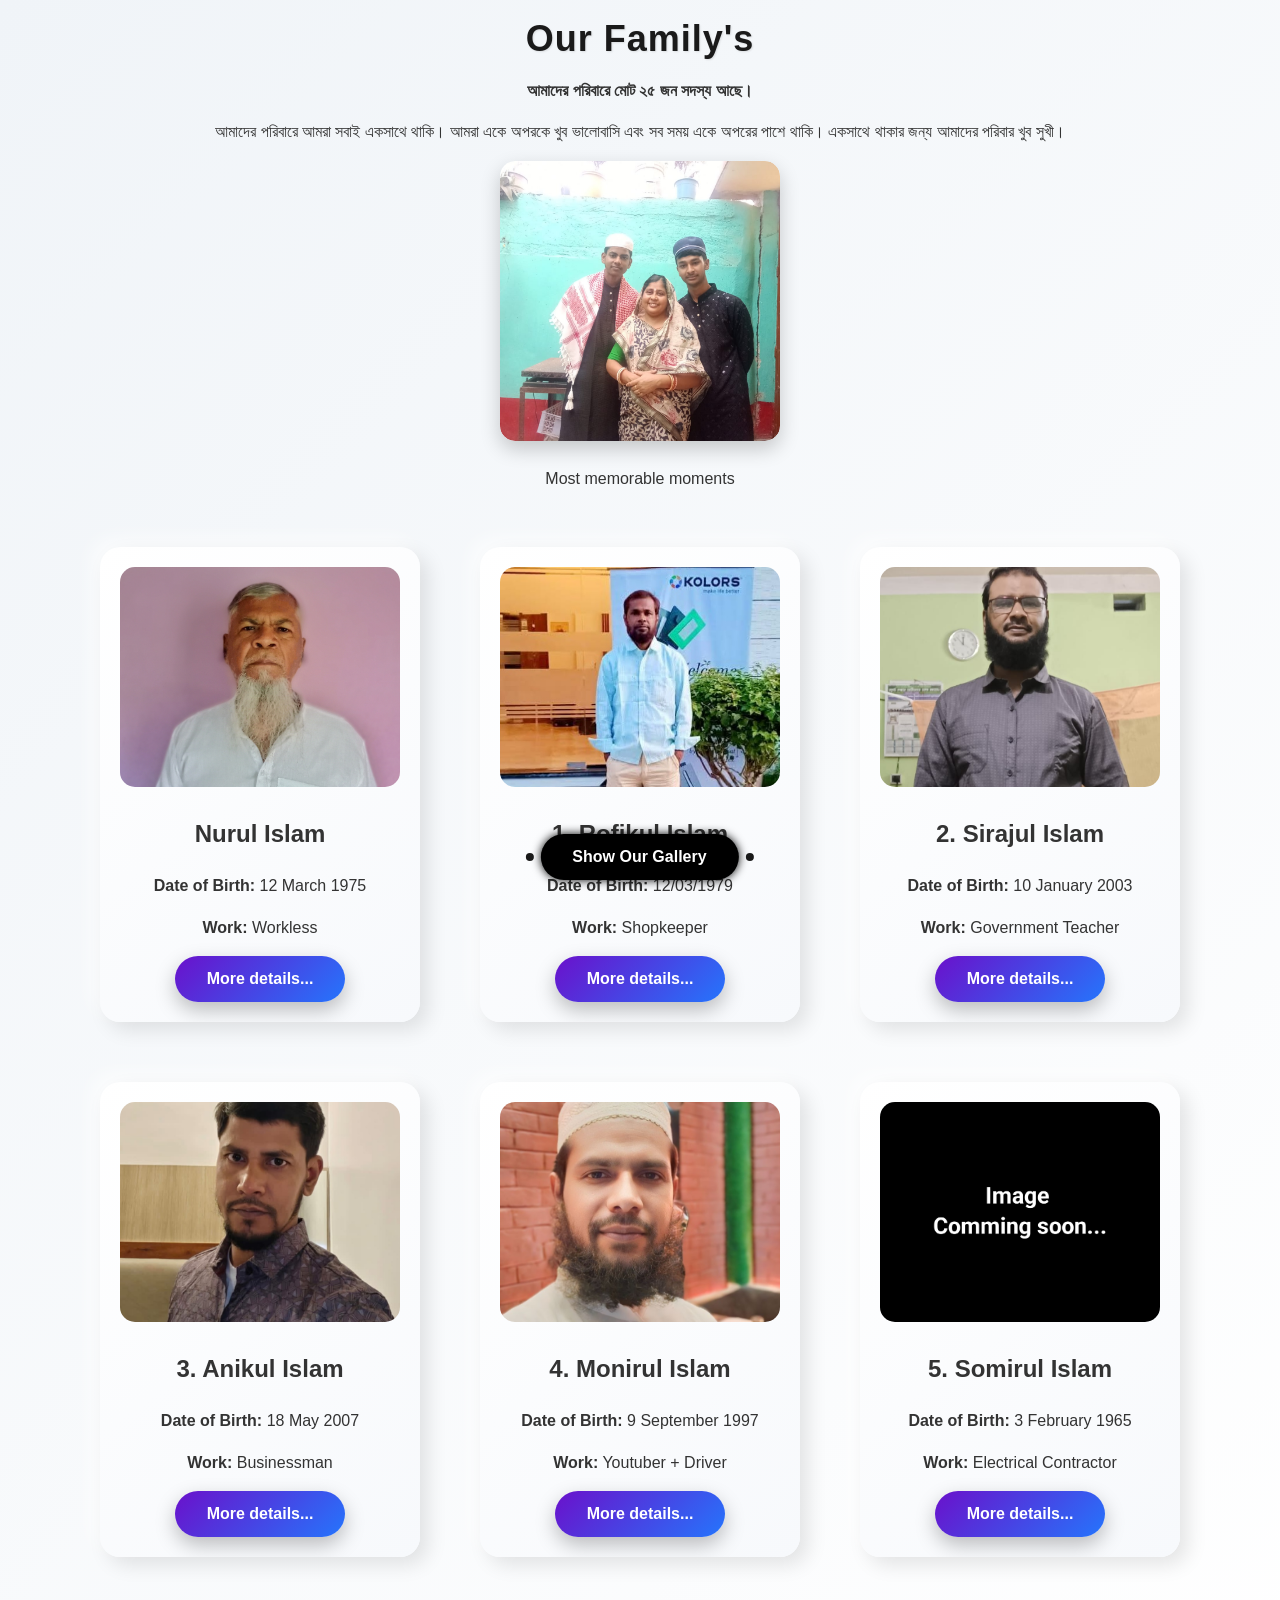
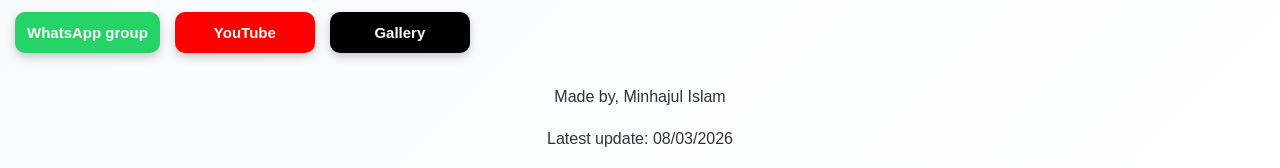
<file: index.html>
<!DOCTYPE html>
<html lang="en">
<head>
<meta charset="UTF-8">
<meta name="viewport" content="width=device-width, initial-scale=1.0">
<title>Our Family's</title>

<link rel="stylesheet" href="style.css">

</head>
<body>

<h1 class="title">Our Family's</h1>

<b>আমাদের পরিবারে মোট ২৫ জন সদস্য আছে।</b>

<p>
আমাদের পরিবারে আমরা সবাই একসাথে থাকি। আমরা একে অপরকে খুব ভালোবাসি এবং সব সময় একে অপরের পাশে থাকি। একসাথে থাকার জন্য আমাদের পরিবার খুব সুখী।
</p>

<!-- Small Horizontal Slider Start -->
<div class="photo-slider">
  <div class="slider-track">

    <div class="slide"><img src="oldimg1.jpg" alt="Nurul Islam"></div>
    <div class="slide"><img src="oldimg2.jpg" alt="Sirajul Islam"></div>
    <div class="slide"><img src="oldimg3.jpg" alt="Anikul Islam"></div>
    <div class="slide"><img src="oldimg4.jpg" alt="Minhajul Islam"></div>
    <div class="slide"><img src="oldimg1.jpg" alt="Farhana"></div>
    <div class="slide"><img src="oldimg2.jpg" alt="Family Photo"></div>
    <div class="slide"><img src="oldimg3.jpg" alt="Family Photo"></div>
    <div class="slide"><img src="sajidul.jpg" alt="Family Photo"></div>
    <div class="slide"><img src="miftahul.jpg" alt="Family Photo"></div>

  </div>
</div>

<p style="text-align:center; font-weight:500;">
Most memorable moments
</p>
<!-- Small Horizontal Slider End -->


<div class="container">

  <div class="card">
    <img src="nurul.jpg" alt="Nurul Islam">
    <h2>Nurul Islam</h2>
    <p><b>Date of Birth:</b> 12 March 1975</p>
    <p><b>Work:</b> Workless</p>
    <button class="media-btn" onclick="openNurul(this)">
      <span>More details...</span>
    </button>
  </div>

  <div class="card">
    <img src="rofikul.jpg" alt="Rofikul Islam">
    <h2>1. Rofikul Islam</h2>
    <p><b>Date of Birth:</b> 12/03/1979</p>
    <p><b>Work:</b> Shopkeeper</p>
    <button class="media-btn" onclick="openRofikul(this)">
      <span>More details...</span>
    </button>
  </div>

  <div class="card">
    <img src="sirajul.jpg" alt="Sirajul Islam">
    <h2>2. Sirajul Islam</h2>
    <p><b>Date of Birth:</b> 10 January 2003</p>
    <p><b>Work:</b> Government Teacher</p>
    <button class="media-btn" onclick="openSirajul(this)">
      <span>More details...</span>
    </button>
  </div>

  <div class="card">
    <img src="anikul.jpg" alt="Anikul Islam">
    <h2>3. Anikul Islam</h2>
    <p><b>Date of Birth:</b> 18 May 2007</p>
    <p><b>Work:</b> Businessman</p>
    <button class="media-btn" onclick="openAnikul(this)">
      <span>More details...</span>
    </button>
  </div>

  <div class="card">
    <img src="monirul.jpg" alt="Monirul Islam">
    <h2>4. Monirul Islam</h2>
    <p><b>Date of Birth:</b> 9 September 1997</p>
    <p><b>Work:</b> Youtuber + Driver</p>
    <button class="media-btn" onclick="openMonirul(this)">
      <span>More details...</span>
    </button>
  </div>

  <div class="card">
    <img src="comming.jpg" alt="Somirul Islam">
    <h2>5. Somirul Islam</h2>
    <p><b>Date of Birth:</b> 3 February 1965</p>
    <p><b>Work:</b> Electrical Contractor</p>
    <button class="media-btn" onclick="openSomirul(this)">
      <span>More details...</span>
    </button>
  </div>

</div>

<!-- gallery Floating Button -->
<a href="gallery.html">
  <button class="mmwhatsAppbutton" id="mmwhatsappBtn">
   Show Our Gallery
  </button>
</a>

<!-- heading carousel -->
<div class="carousel-container">
  
  <a href="https://wa.me/916295549822">
    <button class="btn whatsapp">WhatsApp group</button>
  </a>
  
  <a href="youtube.html">
    <button class="btn youtube">YouTube</button>
  </a>
  
  <a href="gallery.html">
    <button class="btn store">Gallery</button>
  </a>
  
</div>

<p style="text-align:center;">Made by, Minhajul Islam</p>
<p style="text-align:center;">Latest update: 08/03/2026</p>


<script src="script.js"></script>

</body>
</html>
</file>
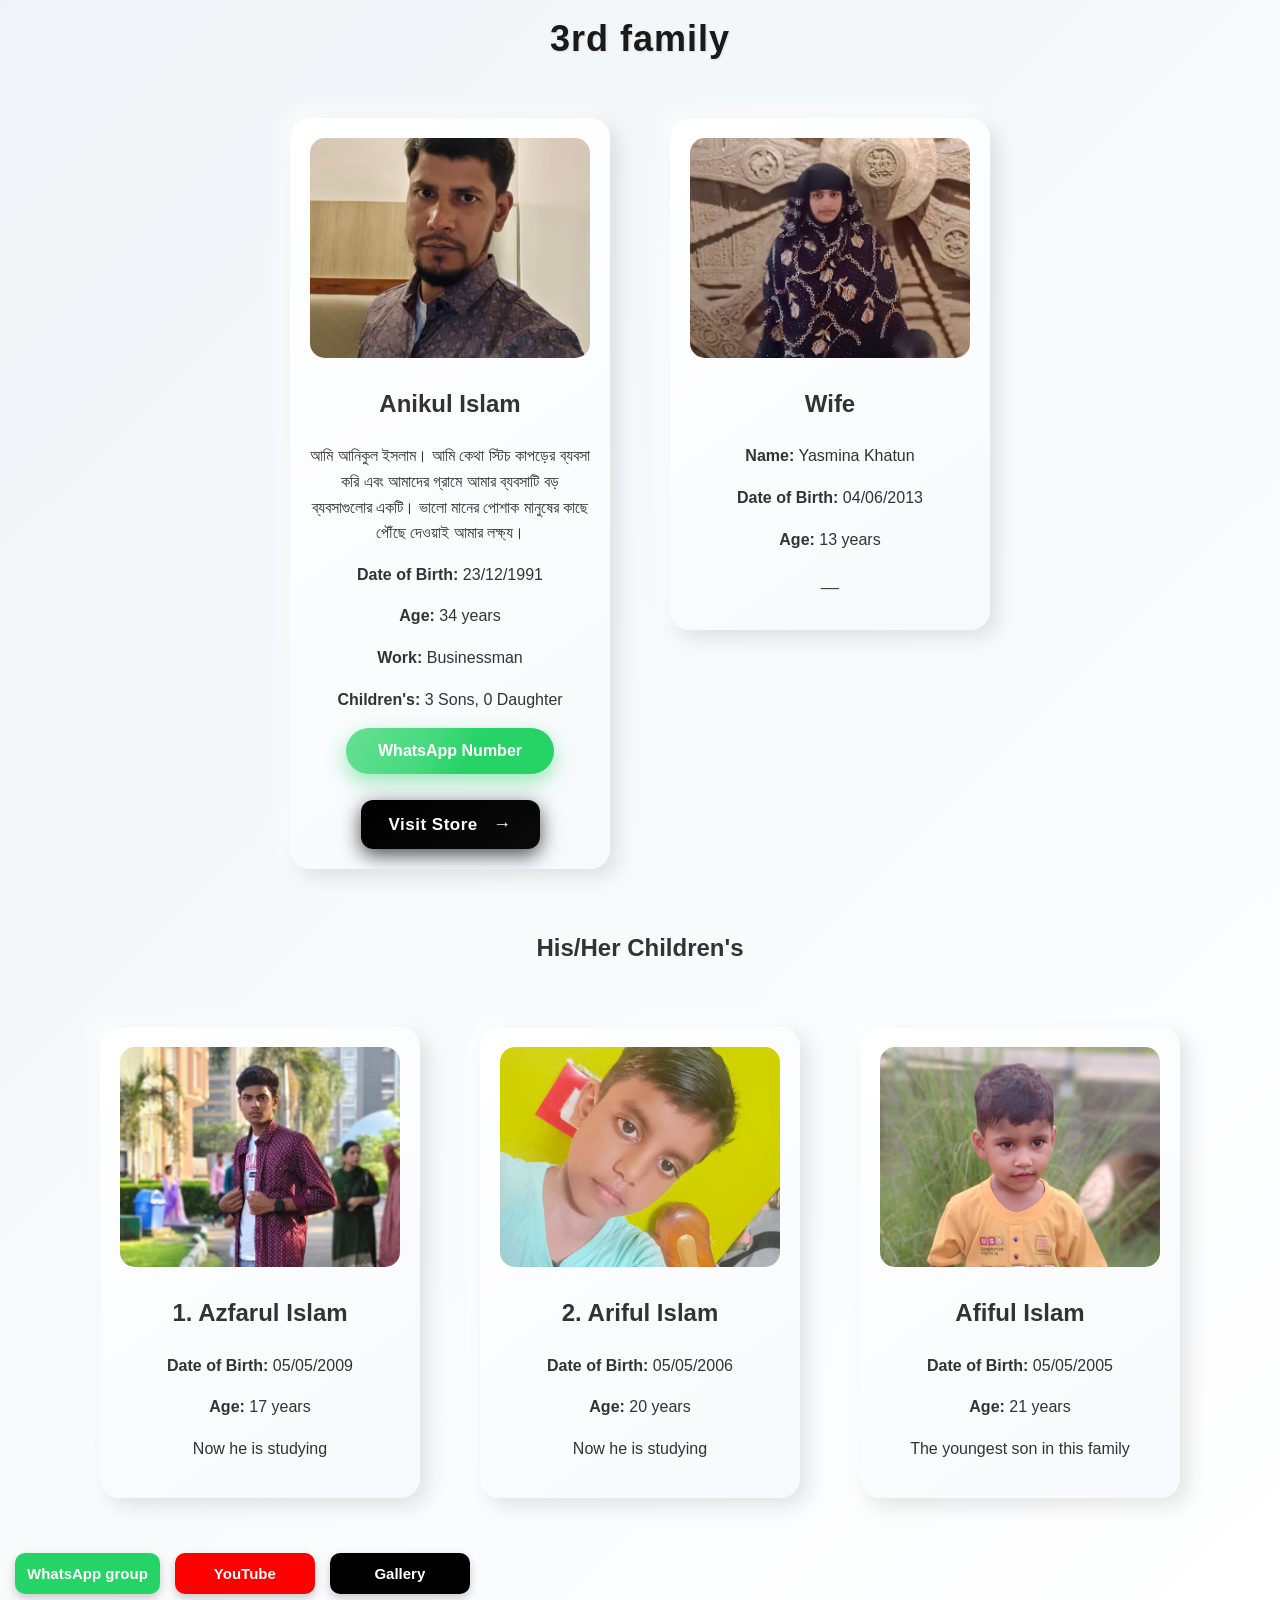
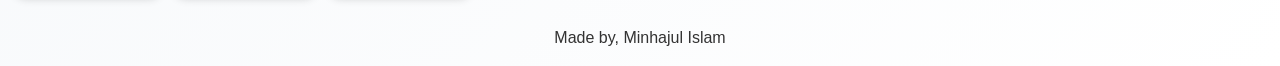
<file: anikul islam.html>
<!DOCTYPE html>
<html lang="en">
<head>
<meta charset="UTF-8">
<meta name="viewport" content="width=device-width, initial-scale=1.0">
<title>3rd family</title>

<link rel="stylesheet" href="style.css">

</head>
<body>

<h1 class="title">3rd family</h1>

<div class="container">

<!-- Main Person Card -->
<div class="card">

<img src="anikul.jpg" alt="Rofikul Islam">

<h2>Anikul Islam</h2>

<p class="desc">
আমি আনিকুল ইসলাম। আমি কেথা স্টিচ কাপড়ের ব্যবসা করি এবং আমাদের গ্রামে আমার ব্যবসাটি বড় ব্যবসাগুলোর একটি। ভালো মানের পোশাক মানুষের কাছে পৌঁছে দেওয়াই আমার লক্ষ্য।
</p>

<p><b>Date of Birth:</b> <span class="dob">23/12/1991</span></p>
<p><b>Age:</b> <span class="age"></span></p>

<p><b>Work:</b> Businessman</p>

<p><b>Children's:</b> 3 Sons, 0 Daughter</p>

<!-- WhatsApp Button -->
<a href="https://wa.me/919609366055?text=Assalamualaikum">
<button class="whatsAppbutton">
WhatsApp Number
</button>
</a>

<br><br>

<!-- View Store Button -->
<a href="astore.html">
<button class="storebutton">
Visit Store <span class="arrow">→</span>
</button>
</a>

</div>

<!-- Wife Card -->
<div class="card">

<img src="yasmina.jpg" alt="Wife">

<h2>Wife</h2>

<p><b>Name:</b> Yasmina Khatun</p>

<p><b>Date of Birth:</b> <span class="dob">04/06/2013</span></p>
<p><b>Age:</b> <span class="age"></span></p>

<p class="desc">
__
</p>

</div>

</div>


<h2 class="subtitle">His/Her Children's</h2>

<!-- Children Container -->
<div class="container">

<div class="card">

<img src="azfarul.jpg">

<h2>1. Azfarul Islam</h2>

<p><b>Date of Birth:</b> <span class="dob">05/05/2009</span></p>
<p><b>Age:</b> <span class="age"></span></p>

<p class="desc">Now he is studying</p>

</div>

<div class="card">

<img src="ariful.jpg">

<h2>2. Ariful Islam</h2>

<p><b>Date of Birth:</b> <span class="dob">05/05/2006</span></p>
<p><b>Age:</b> <span class="age"></span></p>

<p class="desc">Now he is studying</p>

</div>

<div class="card">

<img src="afiful.jpg">

<h2>Afiful Islam</h2>

<p><b>Date of Birth:</b> <span class="dob">05/05/2005</span></p>
<p><b>Age:</b> <span class="age"></span></p>

<p class="desc">The youngest son in this family</p>

</div>

</div>

<!-- heading carousel -->
<div class="carousel-container">

<a href="https://wa.me/916295549822">
<button class="btn whatsapp">WhatsApp group</button>
</a>

<a href="youtube.html">
<button class="btn youtube">YouTube</button>
</a>

<a href="gallery.html">
<button class="btn store">Gallery</button>
</a>

</div>

<p style="text-align:center;">Made by, Minhajul Islam</p>

<script src="script.js"></script>

</body>
</html>
</file>
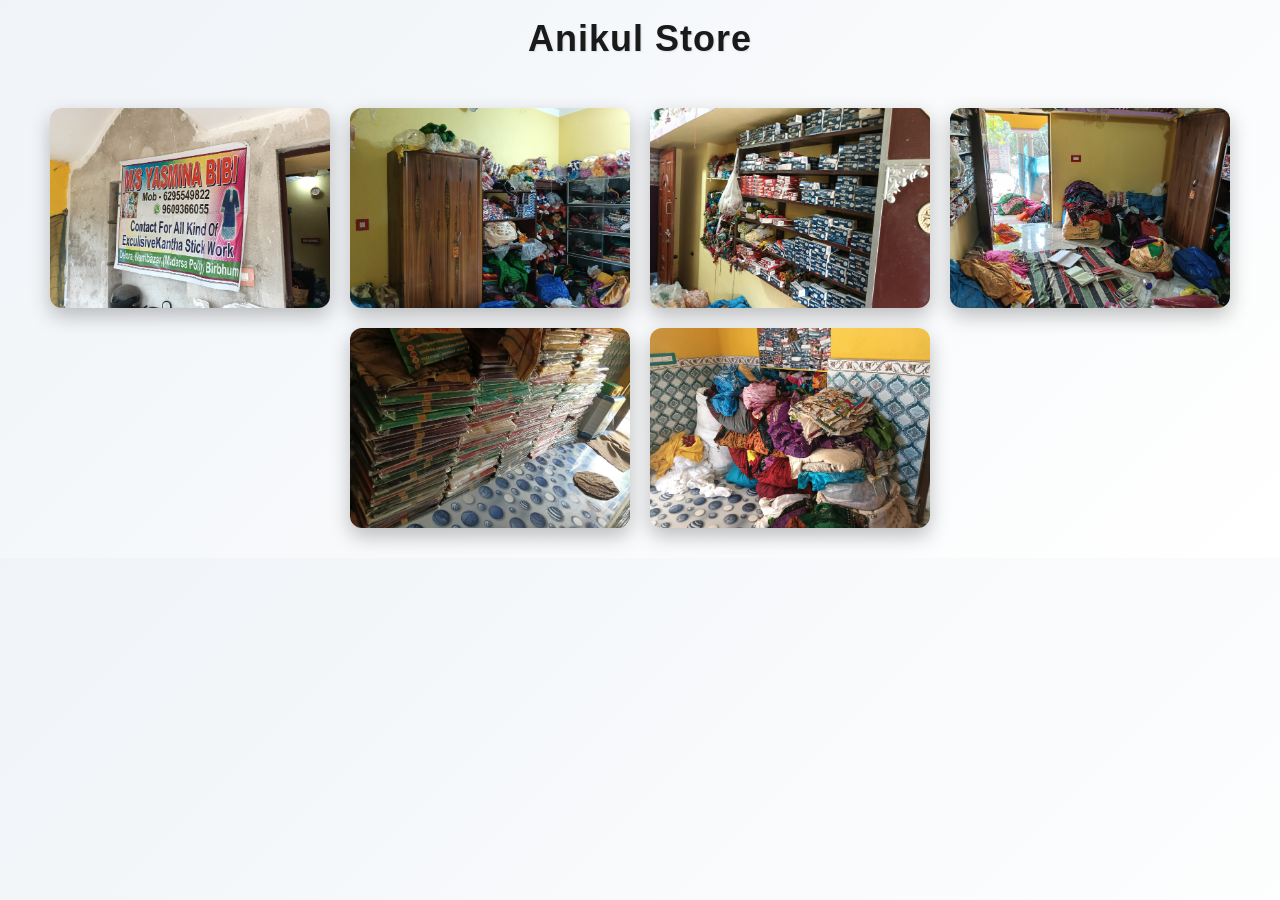
<file: astore.html>
<!DOCTYPE html>
<html lang="en">
<head>

<meta charset="UTF-8">
<meta name="viewport" content="width=device-width, initial-scale=1.0">

<title>Anikul Store</title>

<link rel="stylesheet" href="style.css">

</head>
<body>

<h1 class="title">Anikul Store</h1>

<div class="store-container">

<img src="astore1.jpg" class="store-img">
<img src="astore2.jpg" class="store-img">
<img src="astore3.jpg" class="store-img">
<img src="astore4.jpg" class="store-img">
<img src="astore5.jpg" class="store-img">
<img src="astore6.jpg" class="store-img">

</div>

<script src="script.js"></script>

</body>
</html>
</file>
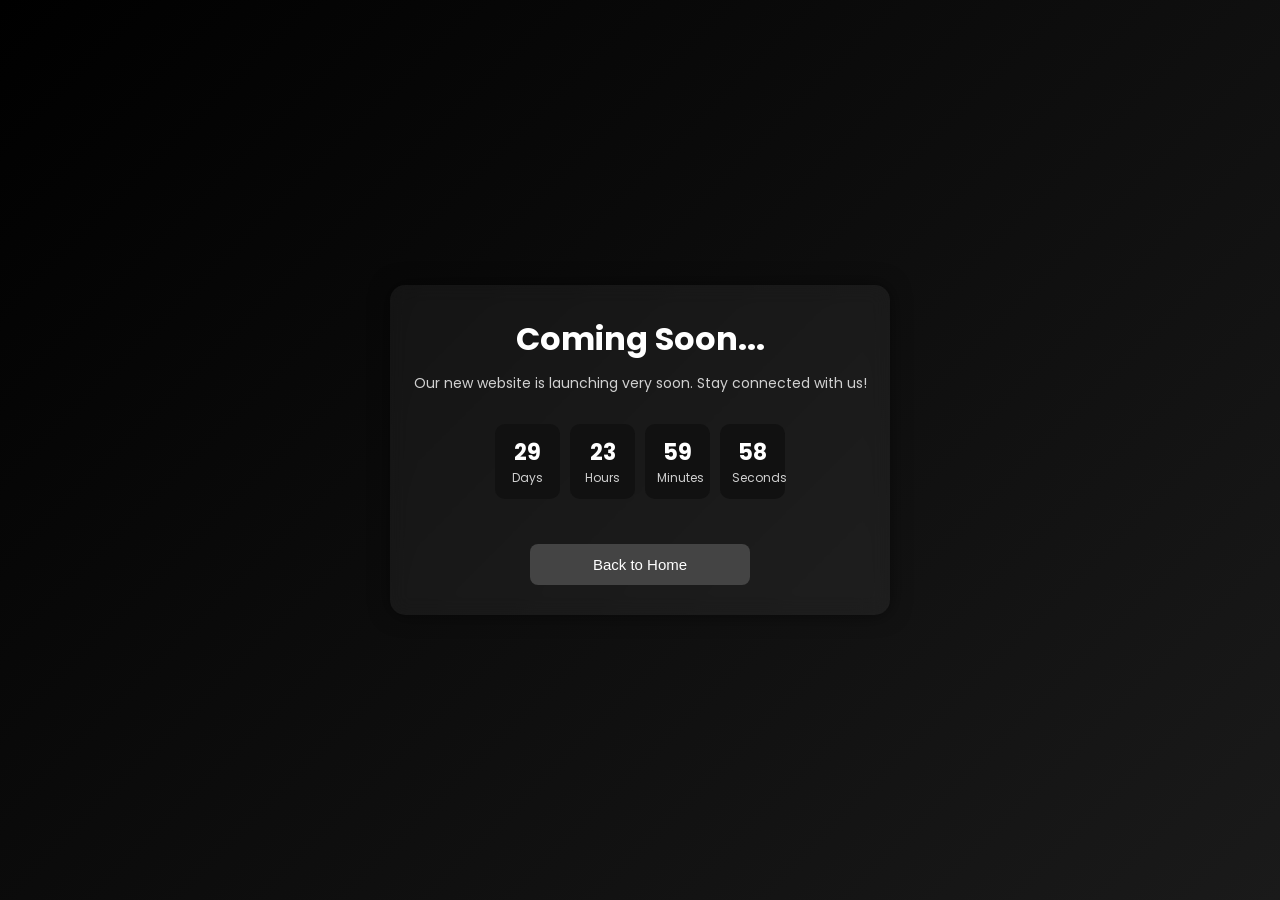
<file: gallery.html>
<!DOCTYPE html>
<html lang="en">
<head>
<meta charset="UTF-8">
<meta name="viewport" content="width=device-width, initial-scale=1.0">
<title>Coming Soon</title>

<link rel="stylesheet" href="comming soon.css">

<link href="https://fonts.googleapis.com/css2?family=Poppins:wght@300;400;600&display=swap" rel="stylesheet">
</head>

<body>

<div class="container">

<h1>Coming Soon...</h1>

<p>Our new website is launching very soon.  
Stay connected with us!</p>

<div class="countdown">

<div class="time">
<span id="days">00</span>
<p>Days</p>
</div>

<div class="time">
<span id="hours">00</span>
<p>Hours</p>
</div>

<div class="time">
<span id="minutes">00</span>
<p>Minutes</p>
</div>

<div class="time">
<span id="seconds">00</span>
<p>Seconds</p>
</div>

</div>

<a href="index.html">
  <button class="back-home">Back to Home</button>
</a>

</div>

<script src="comming soon.js"></script>

</body>
</html>
</file>
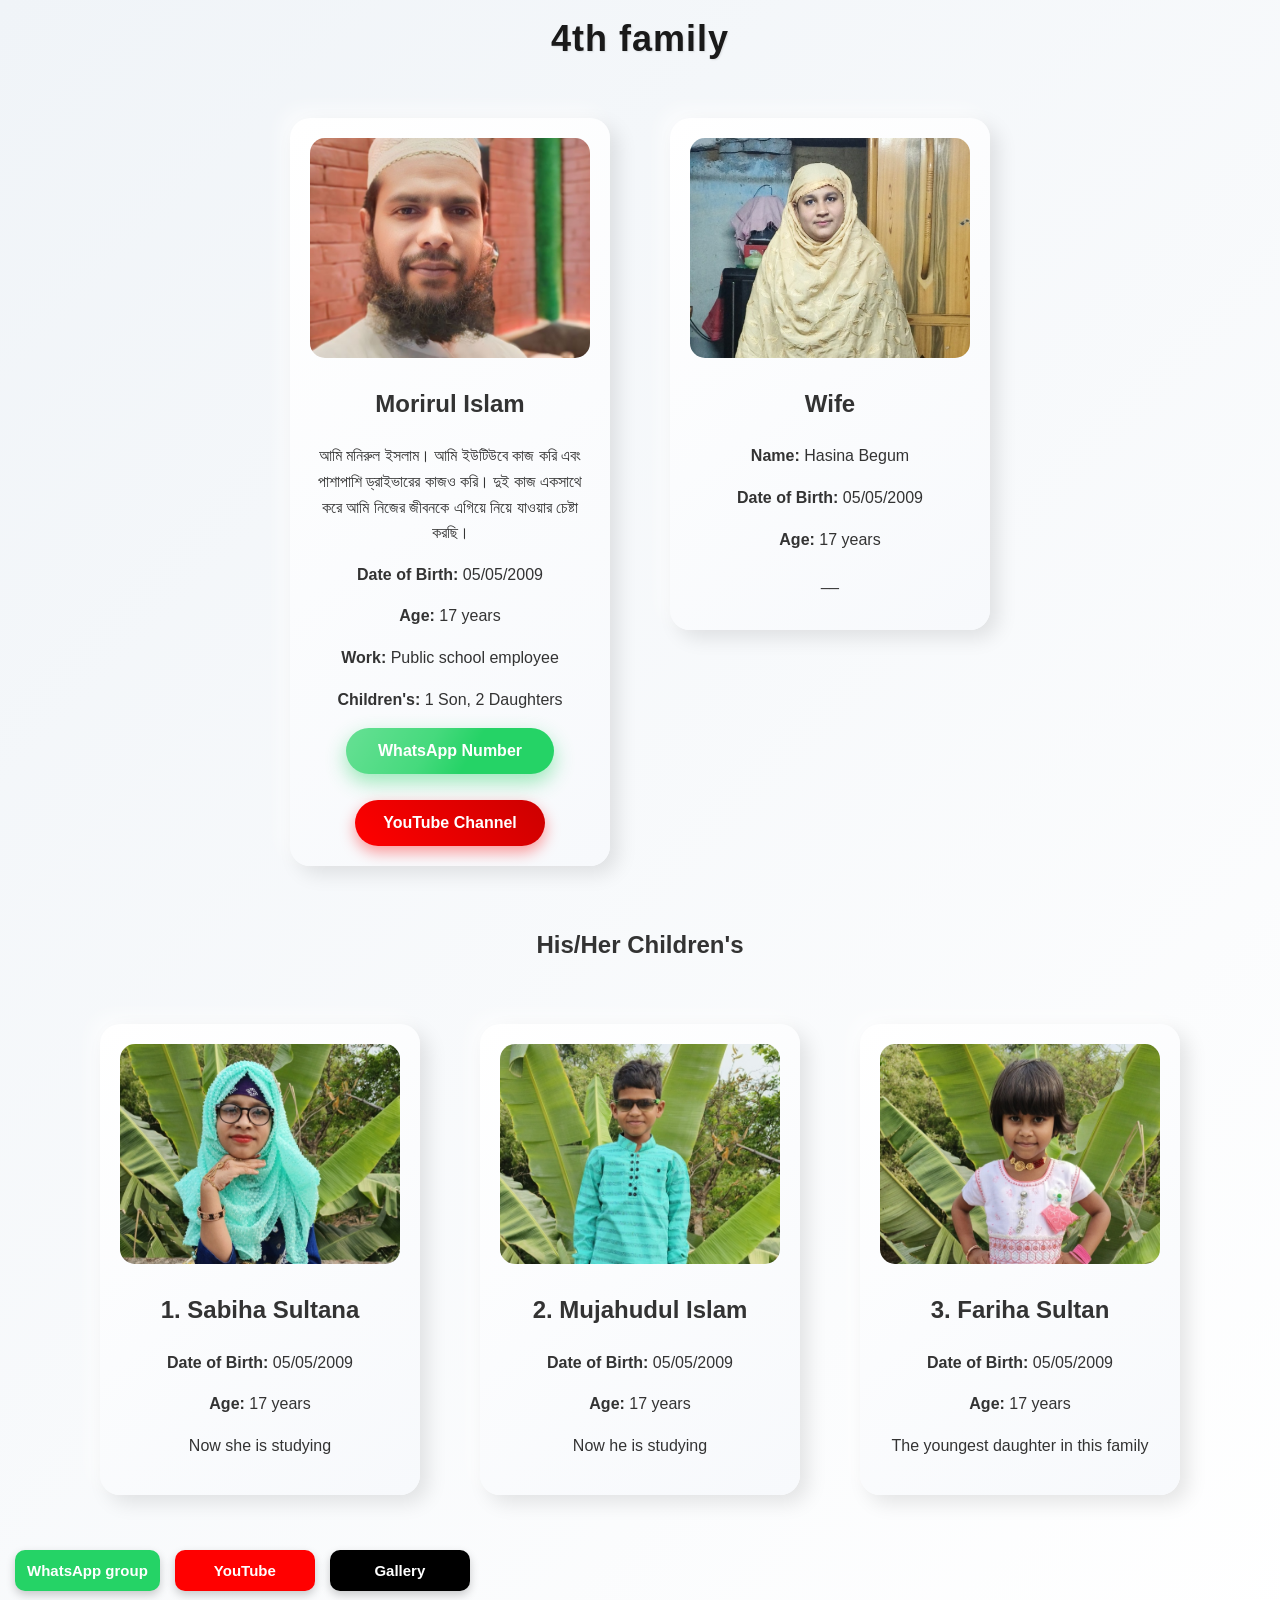
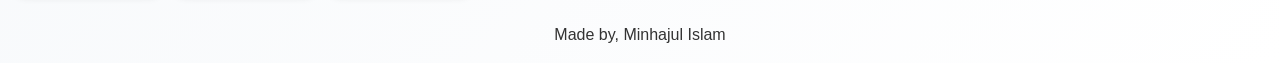
<file: monirul islam.html>
<!DOCTYPE html>
<html lang="en">
<head>
<meta charset="UTF-8">
<meta name="viewport" content="width=device-width, initial-scale=1.0">
<title>4th family</title>

<link rel="stylesheet" href="style.css">

</head>
<body>

<h1 class="title">4th family</h1>

<div class="container">

<!-- Main Person Card -->
<div class="card">

<img src="monirul.jpg" alt="Morirul Islam">

<h2>Morirul Islam</h2>

<p class="desc">
আমি মনিরুল ইসলাম। আমি ইউটিউবে কাজ করি এবং পাশাপাশি ড্রাইভারের কাজও করি। দুই কাজ একসাথে করে আমি নিজের জীবনকে এগিয়ে নিয়ে যাওয়ার চেষ্টা করছি।
</p>

<p><b>Date of Birth:</b> <span class="dob">05/05/2009</span></p>
<p><b>Age:</b> <span class="age"></span></p>

<p><b>Work:</b> Public school employee</p>

<p><b>Children's:</b> 1 Son, 2 Daughters</p>

<!-- WhatsApp Button -->
<a href="https://wa.me/+91 89267 57070?text=Assalamualaikum">
  <button class="whatsAppbutton">
    WhatsApp Number
  </button>
</a>

<br><br>


<!-- YouTube Button -->
<a href="https://youtube.com/@islamicchannelindia7070?si=YqGG93y-YpfDWeT2" target="_blank">
  <button class="youtubeButton">
    YouTube Channel
  </button>
</a>

</div>

<!-- Wife Card -->
<div class="card">

<img src="hasina.jpg" alt="Wife">

<h2>Wife</h2>

<p><b>Name:</b> Hasina Begum</p>

<p><b>Date of Birth:</b> <span class="dob">05/05/2009</span></p>
<p><b>Age:</b> <span class="age"></span></p>

<p class="desc">
__
</p>

</div>

</div>


<h2 class="subtitle">His/Her Children's</h2>

<!-- Children Container -->
<div class="container">

<div class="card">

<img src="sabiha.jpg">

<h2>1. Sabiha Sultana</h2>

<p><b>Date of Birth:</b> <span class="dob">05/05/2009</span></p>
<p><b>Age:</b> <span class="age"></span></p>

<p class="desc">Now she is studying</p>

</div>

<div class="card">

<img src="mujahidul.jpg">

<h2>2. Mujahudul Islam</h2>

<p><b>Date of Birth:</b> <span class="dob">05/05/2009</span></p>
<p><b>Age:</b> <span class="age"></span></p>

<p class="desc">Now he is studying</p>

</div>

<div class="card">
  
  <img src="fariha.jpg">
  
  <h2>3. Fariha Sultan</h2>
  
  <p><b>Date of Birth:</b> <span class="dob">05/05/2009</span></p>
<p><b>Age:</b> <span class="age"></span></p>
  
  <p class="desc">The youngest daughter in this family</p>
  
</div>

</div>

<!-- heading carousel -->
<div class="carousel-container">
  
  <a href="https://wa.me/916295549822">
    <button class="btn whatsapp">WhatsApp group</button>
  </a>
  
  <a href="youtube.html">
    <button class="btn youtube">YouTube</button>
  </a>
  
  <a href="gallery.html">
    <button class="btn store">Gallery</button>
  </a>
  
</div>

<p style="text-align:center;">Made by, Minhajul Islam</p>

<script src="script.js"></script>

</body>
</html>
</file>
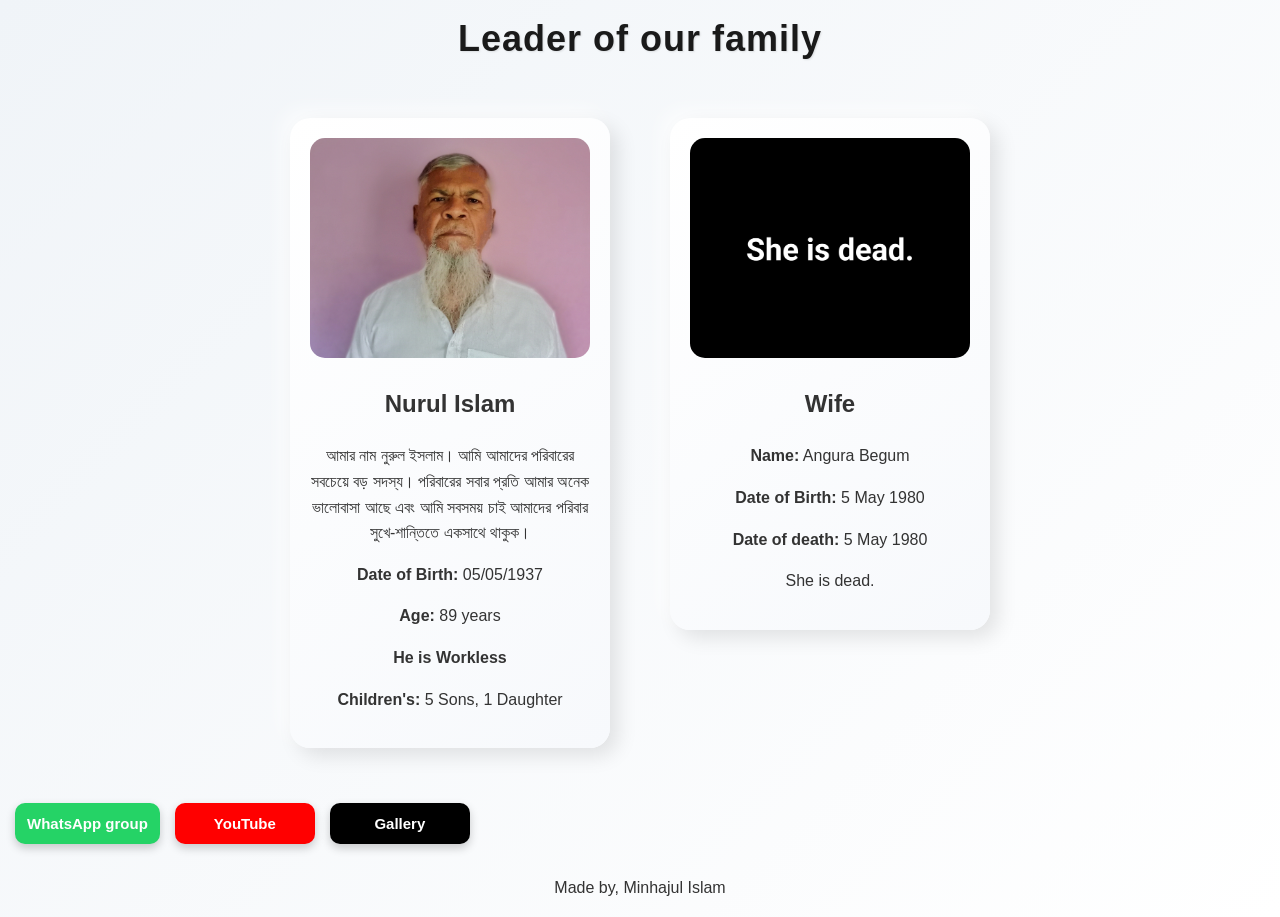
<file: nurul islam.html>
<!DOCTYPE html>
<html lang="en">
<head>
<meta charset="UTF-8">
<meta name="viewport" content="width=device-width, initial-scale=1.0">
<title>Head of our family</title>

<link rel="stylesheet" href="style.css">

</head>
<body>

<h1 class="title">Leader of our family</h1>

<div class="container">

<!-- Main Person Card -->
<div class="card">

<img src="nurul.jpg" alt="Nurul Islam">

<h2>Nurul Islam</h2>

<p class="desc">
আমার নাম নুরুল ইসলাম। আমি আমাদের পরিবারের সবচেয়ে বড় সদস্য। পরিবারের সবার প্রতি আমার অনেক ভালোবাসা আছে এবং আমি সবসময় চাই আমাদের পরিবার সুখে-শান্তিতে একসাথে থাকুক।
</p>

<p><b>Date of Birth:</b> <span class="dob">05/05/1937</span></p>
<p><b>Age:</b> <span class="age"></span></p>

<p><b>He is Workless</b></p>

<p><b>Children's:</b> 5 Sons, 1 Daughter</p>

</div>

<!-- Wife Card -->
<div class="card">

<img src="angura.jpg" alt="Wife">

<h2>Wife</h2>

<p><b>Name:</b> Angura Begum</p>

<p><b>Date of Birth:</b> 5 May 1980</p>
<p><b>Date of death:</b> 5 May 1980</p>
<p class="desc">
She is dead.
</p>

</div>

</div>


<!-- heading carousel -->
<div class="carousel-container">
  
  <a href="https://wa.me/916295549822">
    <button class="btn whatsapp">WhatsApp group</button>
  </a>
  
  <a href="youtube.html">
    <button class="btn youtube">YouTube</button>
  </a>
  
  <a href="gallery.html">
    <button class="btn store">Gallery</button>
  </a>
  
</div>

<p style="text-align:center;">Made by, Minhajul Islam</p>


<script src="script.js"></script>

</body>
</html>
</file>
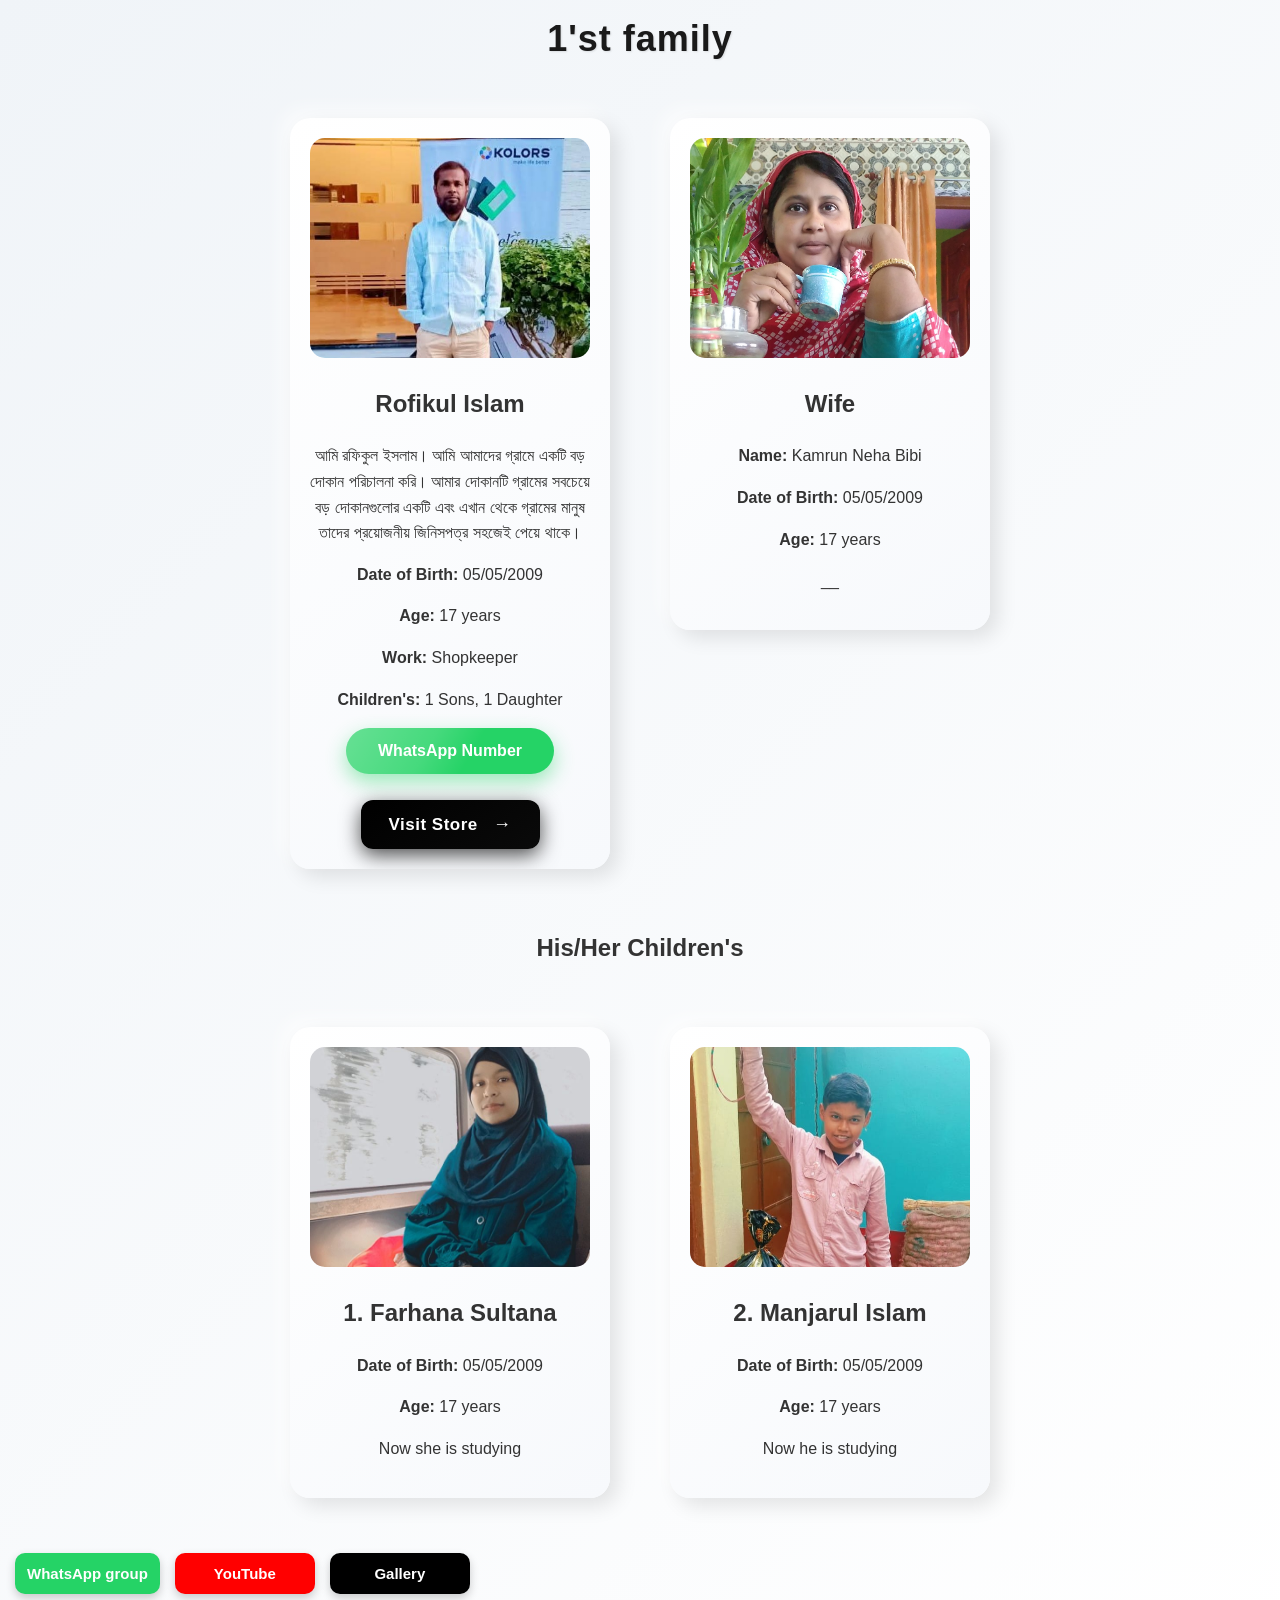
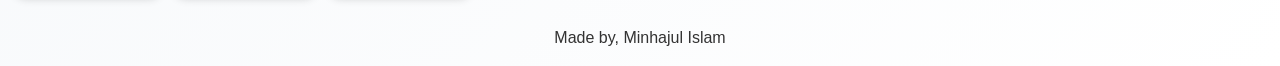
<file: rofikul islam.html>
<!DOCTYPE html>
<html lang="en">
<head>
<meta charset="UTF-8">
<meta name="viewport" content="width=device-width, initial-scale=1.0">
<title>1'st family</title>

<link rel="stylesheet" href="style.css">

</head>
<body>

<h1 class="title">1'st family</h1>

<div class="container">

<!-- Main Person Card -->
<div class="card">

<img src="rofikul.jpg" alt="Rofikul Islam">

<h2>Rofikul Islam</h2>

<p class="desc">
আমি রফিকুল ইসলাম। আমি আমাদের গ্রামে একটি বড় দোকান পরিচালনা করি। আমার দোকানটি গ্রামের সবচেয়ে বড় দোকানগুলোর একটি এবং এখান থেকে গ্রামের মানুষ তাদের প্রয়োজনীয় জিনিসপত্র সহজেই পেয়ে থাকে।
</p>

<p><b>Date of Birth:</b> <span class="dob">05/05/2009</span></p>
<p><b>Age:</b> <span class="age"></span></p>

<p><b>Work:</b> Shopkeeper</p>

<p><b>Children's:</b> 1 Sons, 1 Daughter</p>

<!-- WhatsApp Button -->
<a href="https://wa.me/917797157243?text=Assalamualaikum">
<button class="whatsAppbutton">
WhatsApp Number
</button>
</a>

<br><br>

<!-- View Store Button -->
<a href="rstore.html">
<button class="storebutton">
Visit Store <span class="arrow">→</span>
</button>
</a>

</div>

<!-- Wife Card -->
<div class="card">

<img src="kamrun.jpg" alt="Kamrun Neha Bibi">

<h2>Wife</h2>

<p><b>Name:</b> Kamrun Neha Bibi</p>

<p><b>Date of Birth:</b> <span class="dob">05/05/2009</span></p>
<p><b>Age:</b> <span class="age"></span></p>

<p class="desc">
__
</p>

</div>

</div>


<h2 class="subtitle">His/Her Children's</h2>

<!-- Children Container -->
<div class="container">

<div class="card">

<img src="farhana.jpg" alt="Farhana Sultana">

<h2>1. Farhana Sultana</h2>

<p><b>Date of Birth:</b> <span class="dob">05/05/2009</span></p>
<p><b>Age:</b> <span class="age"></span></p>

<p class="desc">Now she is studying</p>

</div>

<div class="card">

<img src="manjarul.jpg" alt="Manjarul Islam">

<h2>2. Manjarul Islam</h2>

<p><b>Date of Birth:</b> <span class="dob">05/05/2009</span></p>
<p><b>Age:</b> <span class="age"></span></p>

<p class="desc">Now he is studying</p>

</div>

</div>


<!-- heading carousel -->
<div class="carousel-container">
  
  <a href="https://wa.me/916295549822">
    <button class="btn whatsapp">WhatsApp group</button>
  </a>
  
  <a href="youtube.html">
    <button class="btn youtube">YouTube</button>
  </a>
  
  <a href="gallery.html">
    <button class="btn store">Gallery</button>
  </a>
  
</div>

<p style="text-align:center;">Made by, Minhajul Islam</p>

<script src="script.js"></script>

</body>
</html>
</file>
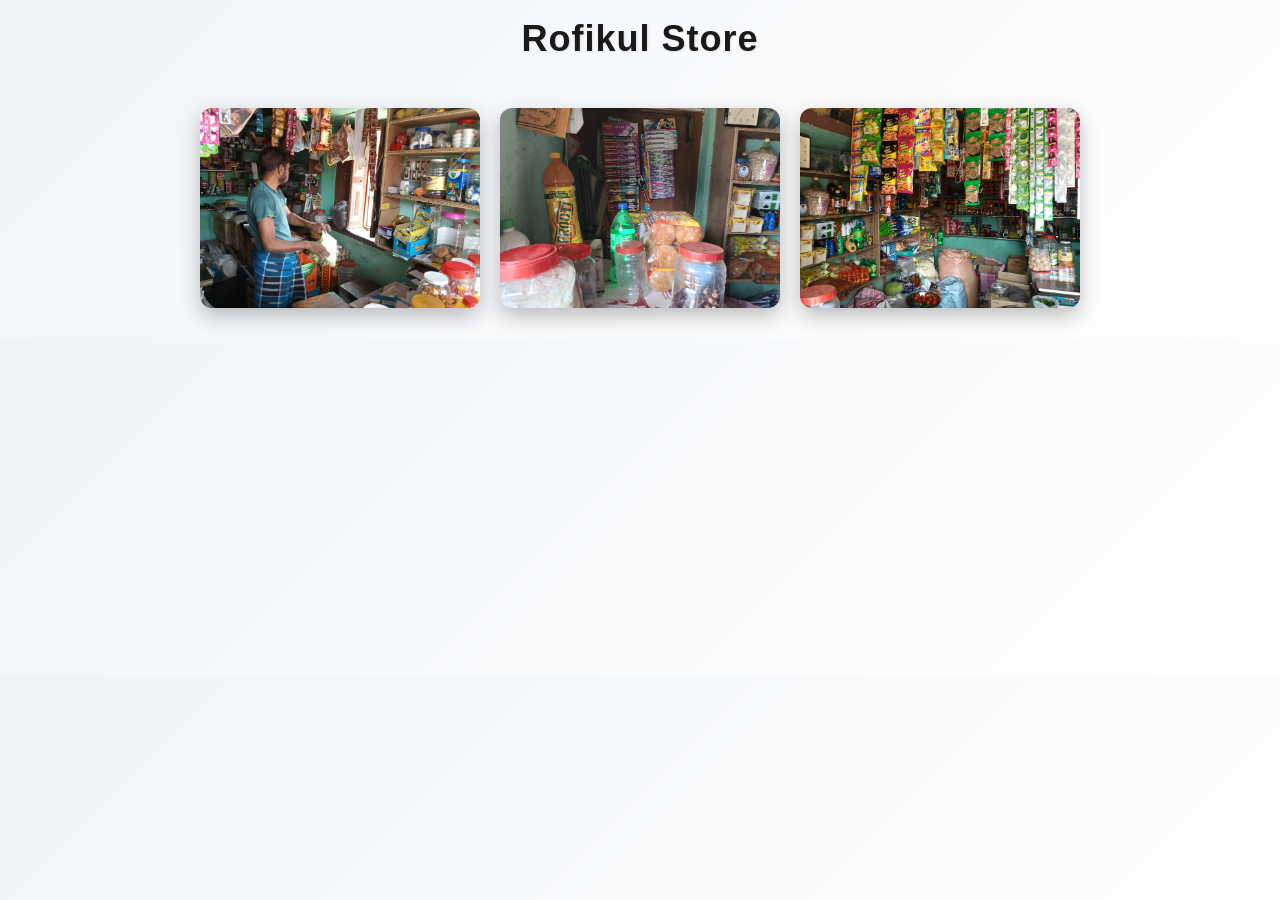
<file: rstore.html>
<!DOCTYPE html>
<html lang="en">
<head>

<meta charset="UTF-8">
<meta name="viewport" content="width=device-width, initial-scale=1.0">

<title>Rofikul Store</title>

<link rel="stylesheet" href="style.css">

</head>
<body>

<h1 class="title">Rofikul Store</h1>

<div class="store-container">

<img src="rstore1.jpg" class="store-img">
<img src="rstore2.jpg" class="store-img">
<img src="rstore3.jpg" class="store-img">


</div>

<script src="script.js"></script>

</body>
</html>
</file>
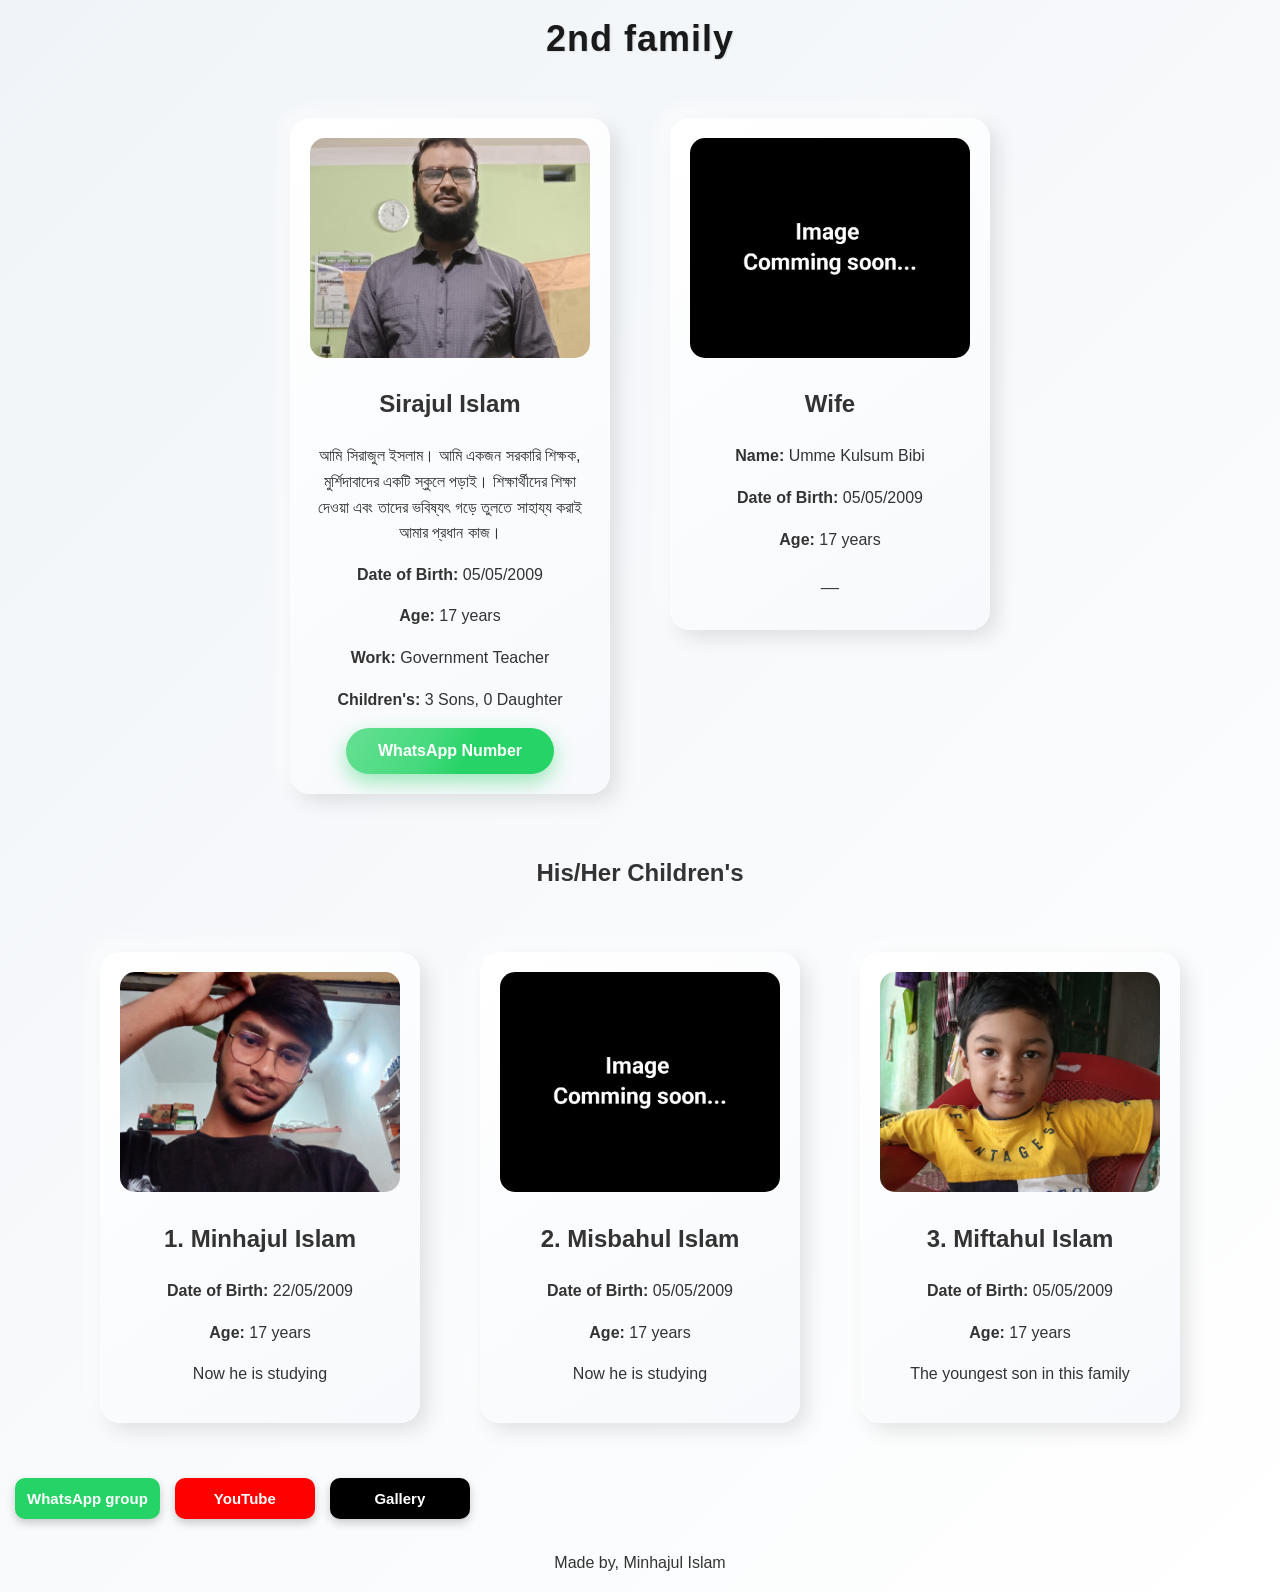
<file: sirajul islam.html>
<!DOCTYPE html>
<html lang="en">
<head>
<meta charset="UTF-8">
<meta name="viewport" content="width=device-width, initial-scale=1.0">
<title>2nd family</title>

<link rel="stylesheet" href="style.css">

</head>
<body>

<h1 class="title">2nd family</h1>

<div class="container">

<!-- Main Person Card -->
<div class="card">

<img src="sirajul.jpg" alt="Rofikul Islam">

<h2>Sirajul Islam</h2>

<p class="desc">
আমি সিরাজুল ইসলাম। আমি একজন সরকারি শিক্ষক, মুর্শিদাবাদের একটি স্কুলে পড়াই। শিক্ষার্থীদের শিক্ষা দেওয়া এবং তাদের ভবিষ্যৎ গড়ে তুলতে সাহায্য করাই আমার প্রধান কাজ।
</p>

<p><b>Date of Birth:</b> <span class="dob">05/05/2009</span></p>
<p><b>Age:</b> <span class="age"></span></p>

<p><b>Work:</b> Government Teacher</p>

<p><b>Children's:</b> 3 Sons, 0 Daughter</p>

<!-- WhatsApp Button -->
<a href="https://wa.me/+91 9474547754?text=Assalamualaikum">
  <button class="whatsAppbutton">
    WhatsApp Number
  </button>
</a>

</div>

<!-- Wife Card -->
<div class="card">

<img src="comming.jpg" alt="Wife">

<h2>Wife</h2>

<p><b>Name:</b> Umme Kulsum Bibi</p>

<p><b>Date of Birth:</b> <span class="dob">05/05/2009</span></p>
<p><b>Age:</b> <span class="age"></span></p>

<p class="desc">
__
</p>

</div>

</div>


<h2 class="subtitle">His/Her Children's</h2>

<!-- Children Container -->
<div class="container">

<div class="card">

<img src="minhajul.jpg">

<h2>1. Minhajul Islam</h2>

<p><b>Date of Birth:</b> <span class="dob">22/05/2009</span></p>
<p><b>Age:</b> <span class="age"></span></p>

<p class="desc">Now he is studying</p>

</div>

<div class="card">

<img src="comming.jpg">

<h2>2. Misbahul Islam</h2>

<p><b>Date of Birth:</b> <span class="dob">05/05/2009</span></p>
<p><b>Age:</b> <span class="age"></span></p>

<p class="desc">Now he is studying</p>

</div>

<div class="card">
  
  <img src="miftahul.jpg">
  
  <h2>3. Miftahul Islam</h2>
  
  <p><b>Date of Birth:</b> <span class="dob">05/05/2009</span></p>
<p><b>Age:</b> <span class="age"></span></p>
  
  <p class="desc"> The youngest son in this family
  </p>
  
</div>

</div>

<!-- heading carousel -->
<div class="carousel-container">
  
  <a href="https://wa.me/916295549822">
    <button class="btn whatsapp">WhatsApp group</button>
  </a>
  
  <a href="youtube.html">
    <button class="btn youtube">YouTube</button>
  </a>
  
  <a href="gallery.html">
    <button class="btn store">Gallery</button>
  </a>
  
</div>

<p style="text-align:center;">Made by, Minhajul Islam</p>

<script src="script.js"></script>

</body>
</html>
</file>
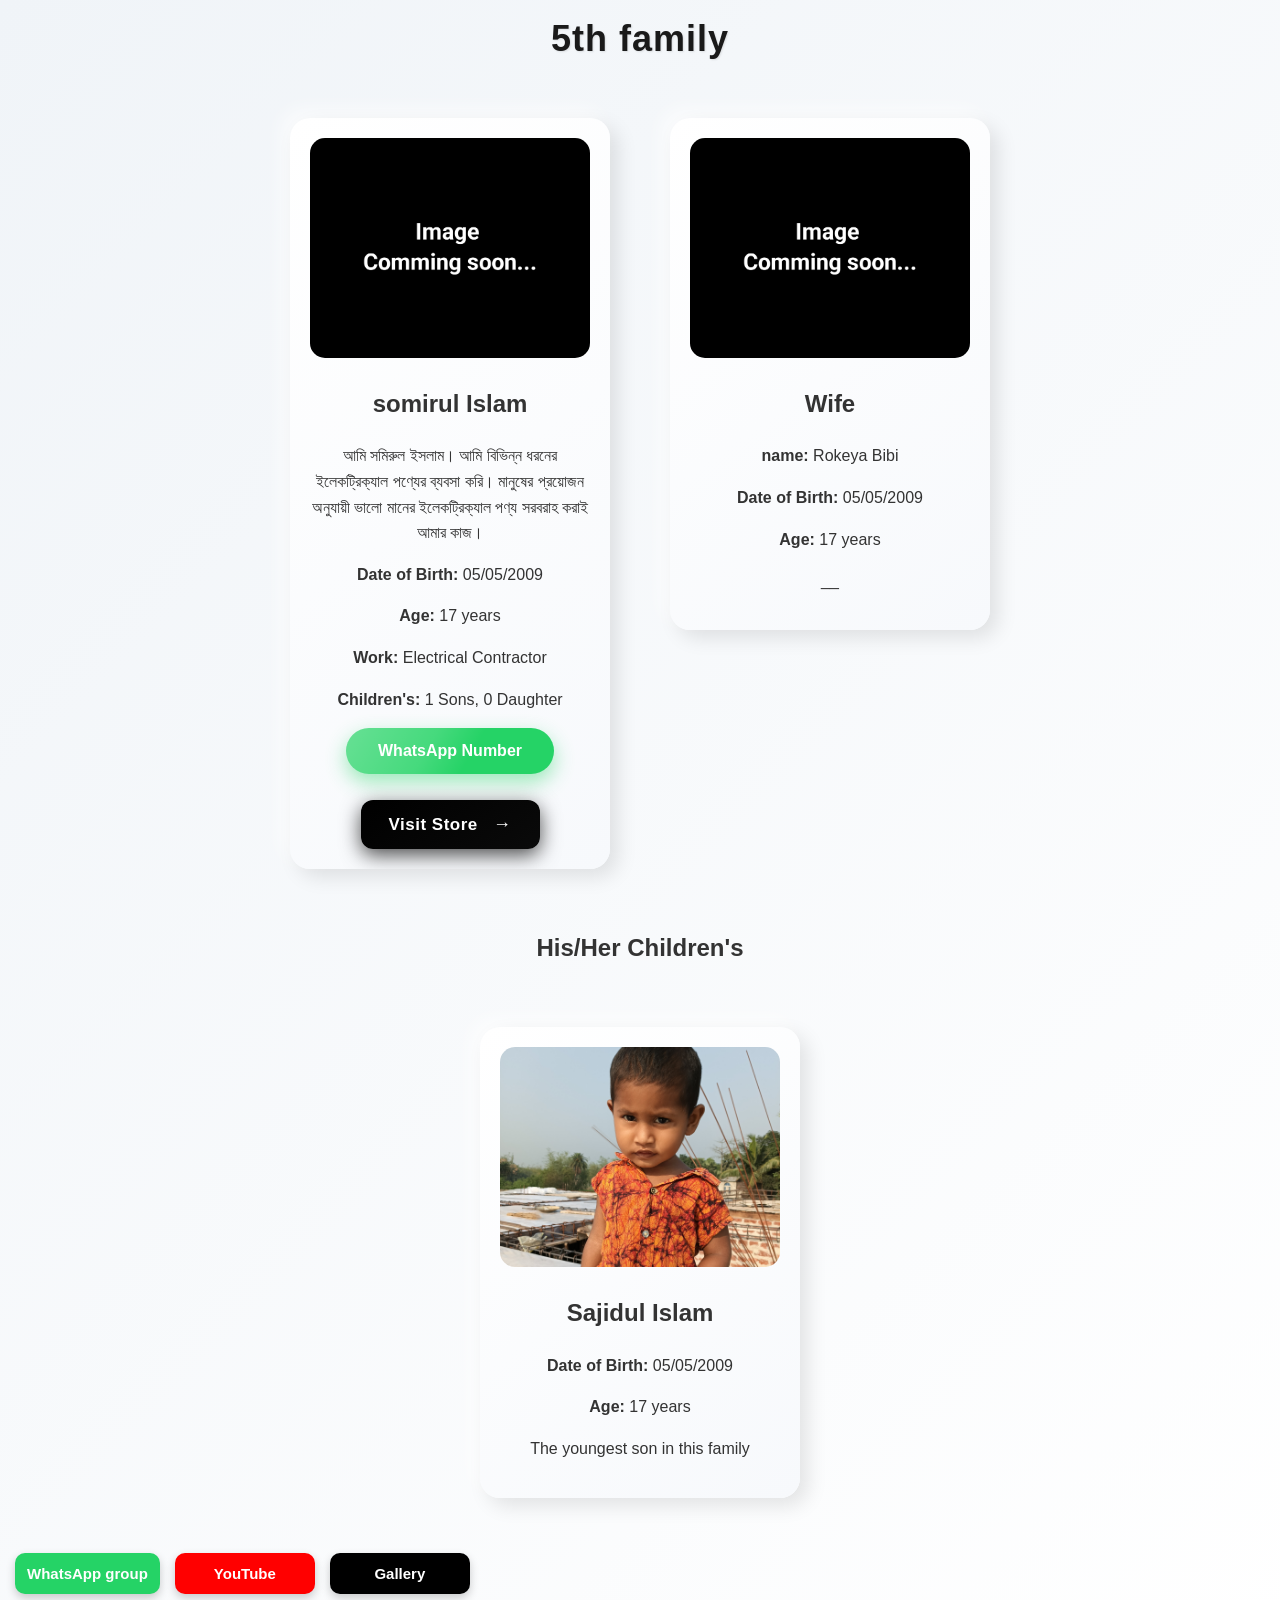
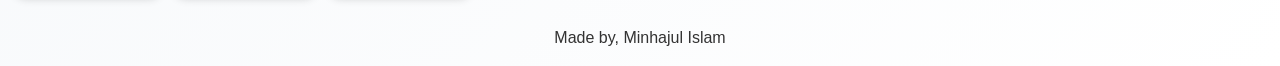
<file: somirul islam.html>
<!DOCTYPE html>
<html lang="en">
<head>
<meta charset="UTF-8">
<meta name="viewport" content="width=device-width, initial-scale=1.0">
<title>5th family</title>

<link rel="stylesheet" href="style.css">

</head>
<body>

<h1 class="title">5th family</h1>

<div class="container">

<!-- Main Person Card -->
<div class="card">

<img src="comming.jpg" alt="somirul Islam">

<h2>somirul Islam</h2>

<p class="desc">
আমি সমিরুল ইসলাম। আমি বিভিন্ন ধরনের ইলেকট্রিক্যাল পণ্যের ব্যবসা করি। মানুষের প্রয়োজন অনুযায়ী ভালো মানের ইলেকট্রিক্যাল পণ্য সরবরাহ করাই আমার কাজ।
</p>

<p><b>Date of Birth:</b> <span class="dob">05/05/2009</span></p>
<p><b>Age:</b> <span class="age"></span></p>

<p><b>Work:</b> Electrical Contractor</p>

<p><b>Children's:</b> 1 Sons, 0 Daughter</p>

<!-- WhatsApp Button -->
<a href="https://wa.me/+91 6295 232 540?text=Assalamualaikum">
  <button class="whatsAppbutton">
    WhatsApp Number
  </button>
</a>

<br><br>

<!-- View Store Button -->
<a href="sstore.html">
  <button class="storebutton">
    Visit Store <span class="arrow">→</span>
  </button>
</a>

</div>

<!-- Wife Card -->
<div class="card">

<img src="comming.jpg" alt="Wife">

<h2>Wife</h2>

<p><b>name:</b> Rokeya Bibi</p>

<p><b>Date of Birth:</b> <span class="dob">05/05/2009</span></p>
<p><b>Age:</b> <span class="age"></span></p>

<p class="desc">
__
</p>

</div>

</div>


<h2 class="subtitle">His/Her Children's</h2>

<!-- Children Container -->
<div class="container">

<div class="card">

<img src="sajidul.jpg">

<h2>Sajidul Islam</h2>

<p><b>Date of Birth:</b> <span class="dob">05/05/2009</span></p>
<p><b>Age:</b> <span class="age"></span></p>

<p class="desc">
The youngest son in this family
</p>

</div>

</div>

<!-- heading carousel -->
<div class="carousel-container">
  
  <a href="https://wa.me/916295549822">
    <button class="btn whatsapp">WhatsApp group</button>
  </a>
  
  <a href="youtube.html">
    <button class="btn youtube">YouTube</button>
  </a>
  
  <a href="gallery.html">
    <button class="btn store">Gallery</button>
  </a>
  
</div>

<p style="text-align:center;">Made by, Minhajul Islam</p>

<script src="script.js"></script>

</body>
</html>
</file>
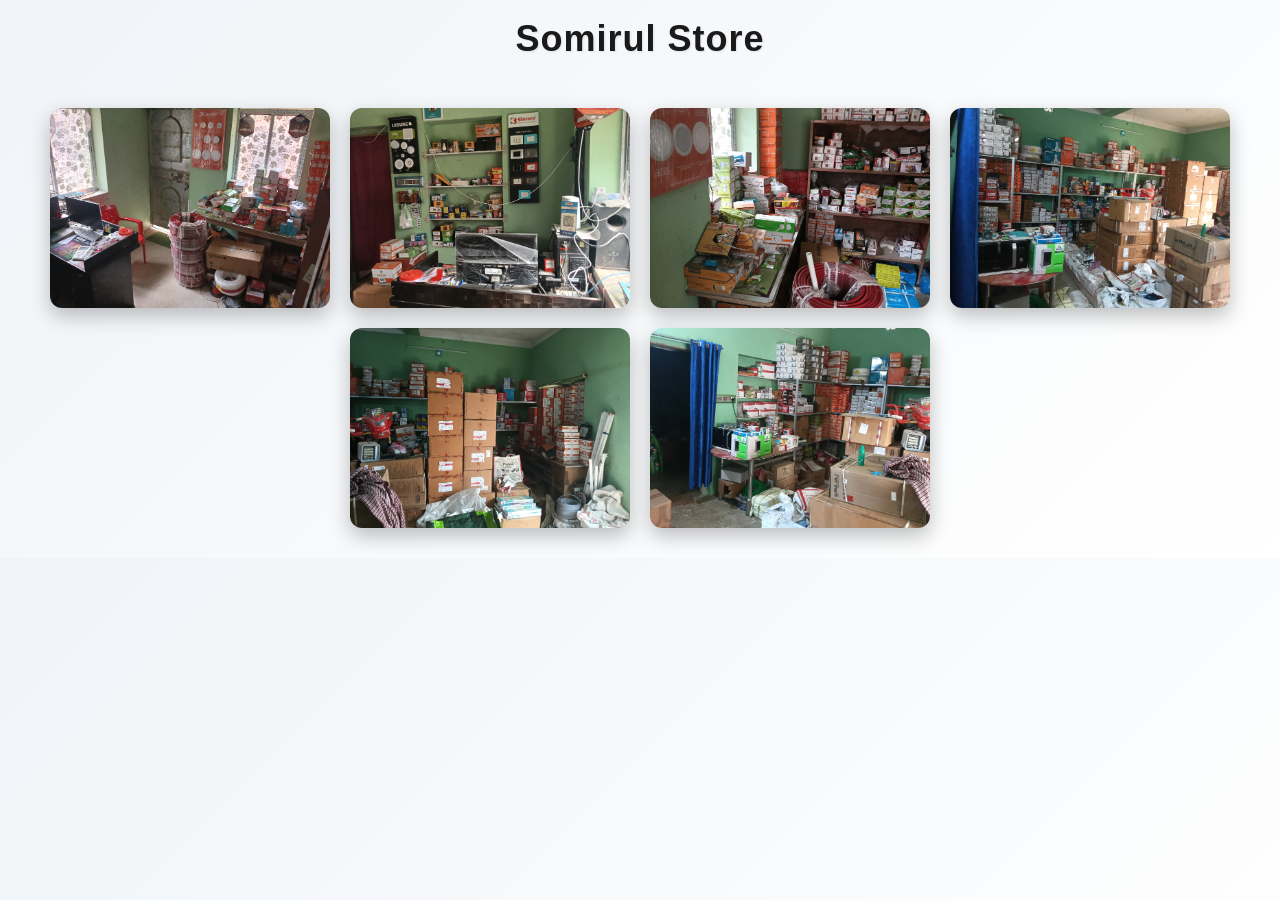
<file: sstore.html>
<!DOCTYPE html>
<html lang="en">
<head>

<meta charset="UTF-8">
<meta name="viewport" content="width=device-width, initial-scale=1.0">

<title>Somirul Store</title>

<link rel="stylesheet" href="style.css">

</head>
<body>

<h1 class="title">Somirul Store</h1>

<div class="store-container">

<img src="sstore1.jpg" class="store-img">
<img src="sstore2.jpg" class="store-img">
<img src="sstore3.jpg" class="store-img">
<img src="sstore4.jpg" class="store-img">
<img src="sstore5.jpg" class="store-img">
<img src="sstore6.jpg" class="store-img">

</div>

<script src="script.js"></script>

</body>
</html>
</file>
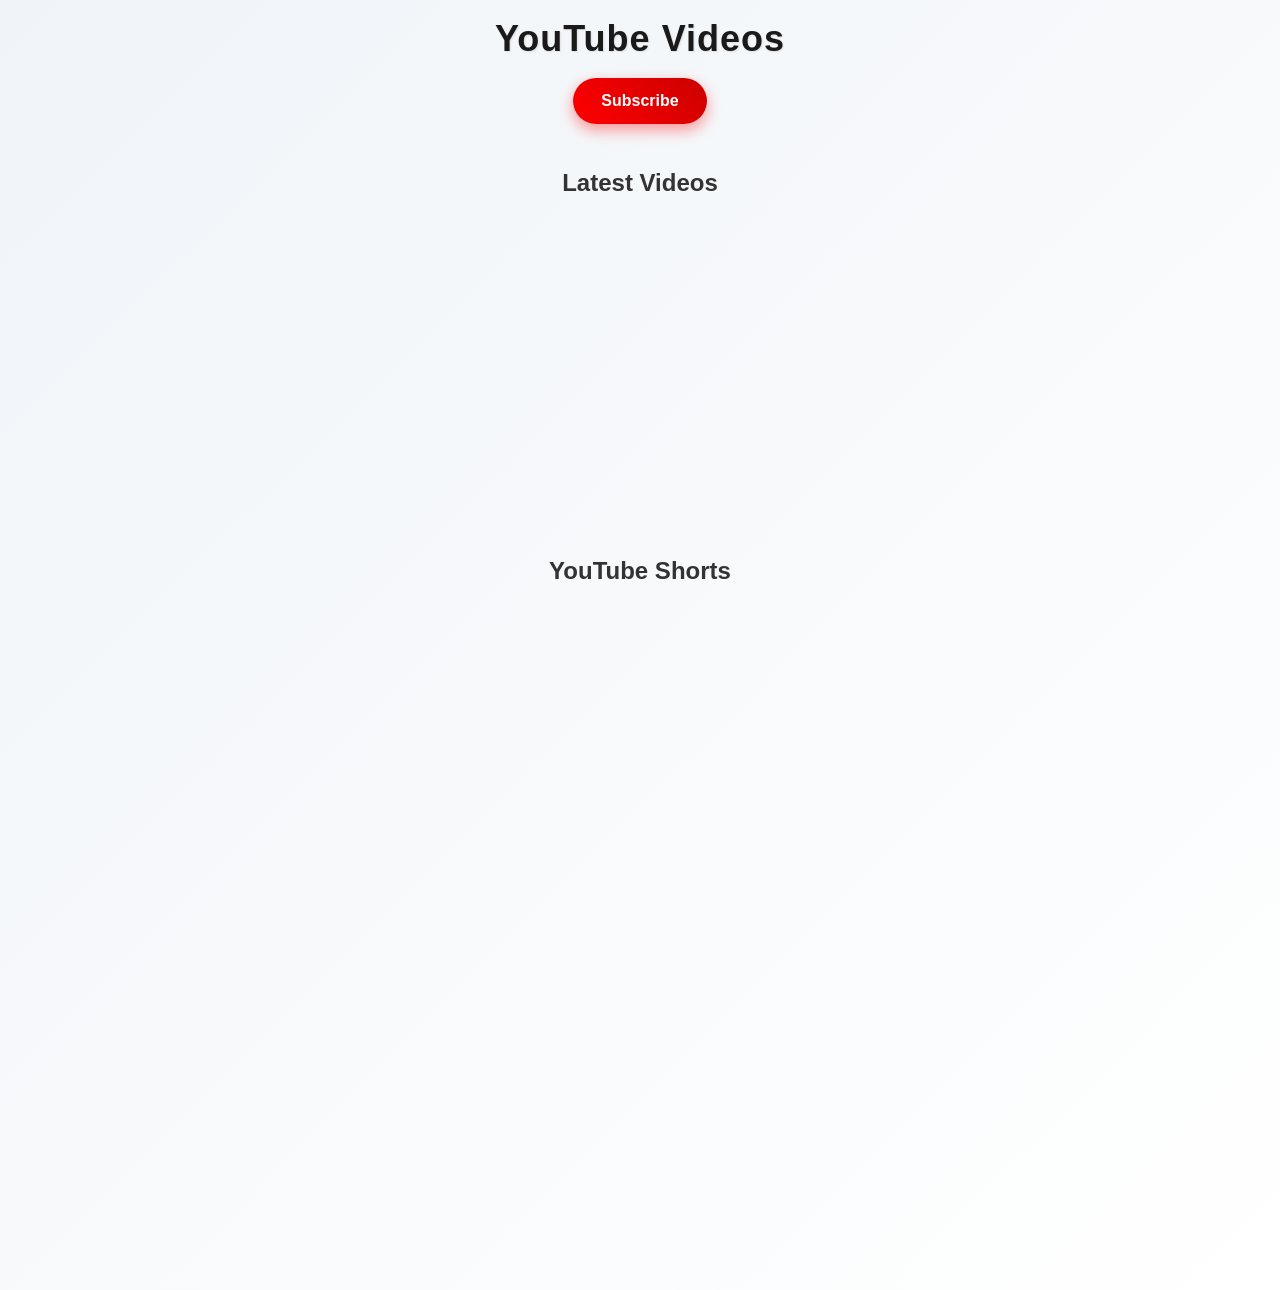
<file: youtube.html>
<!DOCTYPE html>
<html lang="en">
<head>
<meta charset="UTF-8">
<meta name="viewport" content="width=device-width, initial-scale=1.0">

<title>YouTube Videos</title>

<link rel="stylesheet" href="style.css">

</head>
<body>

<h1 class="title">YouTube Videos</h1>

<!-- YouTube Channel Button -->
<a href="https://youtube.com/@comedy_king_9091?si=1HUKRqpaqlBKn7t3" target="_blank">
<button class="youtubeButton">Subscribe</button>
</a>

<!-- Long Videos -->
<h2 class="section-title">Latest Videos</h2>

<div class="video-container">

<iframe src="https://www.youtube.com/embed/110juzWXrj0" allowfullscreen></iframe>


</div>

<!-- Shorts -->
<h2 class="section-title">YouTube Shorts</h2>

<div class="shorts-container">

<iframe src="https://www.youtube.com/embed/aHNWqcRggRs" allowfullscreen></iframe>

<iframe src="https://www.youtube.com/embed/jIUZCA2RjFs" allowfullscreen></iframe>

<iframe src="https://www.youtube.com/embed/IlJJaQLRBfk" allowfullscreen></iframe>

<iframe src="https://www.youtube.com/embed/OfmfAIL7syw" allowfullscreen></iframe>

<iframe src="https://www.youtube.com/embed/6Q57bvdw7fI" allowfullscreen></iframe>

<iframe src="https://www.youtube.com/embed/-HmCoU9EfR4" allowfullscreen></iframe>

<iframe src="https://www.youtube.com/embed/cRKoBTjssyQ" allowfullscreen></iframe>

<iframe src="https://www.youtube.com/embed/Rpbhgob8GpY" allowfullscreen></iframe>

<iframe src="https://www.youtube.com/embed/sl463qYuoE0" allowfullscreen></iframe>

<iframe src="https://www.youtube.com/embed/fIUsoBKqVEs" allowfullscreen></iframe>

<iframe src="https://www.youtube.com/embed/9aV3J6iEX6U" allowfullscreen></iframe>

<iframe src="https://www.youtube.com/embed/BqqteVATGqs" allowfullscreen></iframe>

<iframe src="https://www.youtube.com/embed/QLarvv6IKao" allowfullscreen></iframe>

<iframe src="https://www.youtube.com/embed/6WVQ35k9ujM" allowfullscreen></iframe>

<iframe src="https://www.youtube.com/embed/SPO6jritb_0" allowfullscreen></iframe>


</div>

<script src="script.js"></script>

</body>
</html>
</file>
<file: style.css>
/* ===== Body & Typography ===== */
body {
    font-family: 'Poppins', sans-serif;
    background: linear-gradient(135deg, #f0f4f8, #ffffff);
    margin: 0;
    text-align: center;
    color: #333;
    line-height: 1.6;
    transition: background 0.5s ease;
}

/* ===== Title ===== */
.title {
    margin: 10px 0;
    font-size: 36px;
    font-weight: 800;
    color: #1a1a1a;
    letter-spacing: 1px;
    text-shadow: 1px 1px 2px rgba(0,0,0,0.1);
}

/* ===== Container ===== */
.container {
    display: flex;
    flex-wrap: wrap;
    justify-content: center;
    align-items: flex-start; /* cards ko top se align karega */
    gap: 40px; /* yahi main gap hai cards ke beech */
    padding: 30px 20px;
}

/* ===== Cards ===== */
.card {
    background: linear-gradient(145deg, #ffffff, #f7f9fc);
    width: 280px;
    border-radius: 20px;
    box-shadow: 8px 8px 20px rgba(0,0,0,0.1), -8px -8px 20px rgba(255,255,255,0.7);
    padding: 20px;
    margin: 10px; /* extra safe gap */
    transition: all 0.4s ease;
    position: relative;
    overflow: hidden;
}

.card:hover {
    transform: translateY(-10px) scale(1.03);
    box-shadow: 12px 12px 25px rgba(0,0,0,0.15), -12px -12px 25px rgba(255,255,255,0.8);
}

.card img {
    width: 100%;
    height: 220px;
    object-fit: cover;
    border-radius: 15px;
    transition: transform 0.4s ease;
}

.card:hover img {
    transform: scale(1.05);
}

/* ===== Button Styles ===== */
.btn, .media-btn {
    padding: 14px 32px;
    font-size: 16px;
    font-weight: 600;
    color: #fff;
    border: none;
    border-radius: 30px;
    cursor: pointer;
    background: linear-gradient(135deg, #6a11cb, #2575fc);
    box-shadow: 0 8px 20px rgba(0,0,0,0.25);
    transition: all 0.3s ease;
}

.btn:hover, .media-btn:hover {
    transform: translateY(-4px) scale(1.05);
    box-shadow: 0 12px 30px rgba(0,0,0,0.35);
}

/* ===== Details Box ===== */
.details-box {
    background: linear-gradient(145deg, #ffffff, #f2f6fa);
    width: 450px;
    margin: 40px auto;
    padding: 25px;
    border-radius: 20px;
    box-shadow: 8px 8px 25px rgba(0,0,0,0.15), -8px -8px 25px rgba(255,255,255,0.8);
    transition: all 0.4s ease;
}

/* ===== Photo Slider ===== */
.photo-slider {
    width: 100%;
    max-width: 280px;
    height: 280px;
    margin: 0 auto 25px;
    overflow: hidden;
    border-radius: 15px;
    box-shadow: 0 8px 20px rgba(0,0,0,0.2);
    position: relative;
    transition: all 0.4s ease;
}

.slider-track {
    display: flex;
    transition: transform 0.6s ease-in-out;
    height: 100%;
}

.slide {
    min-width: 100%;
    flex-shrink: 0;
    height: 100%;
}

.slide img {
    width: 100%;
    height: 100%;
    object-fit: cover;
    display: block;
    border-radius: 15px;
    transition: transform 0.5s ease;
}

.slide img:hover {
    transform: scale(1.05);
}

/* ===== Responsive ===== */
@media (max-width: 768px) {
    .container {
        gap: 25px;
    }

    .card, .photo-slider, .details-box {
        width: 90%;
    }
}

/* ===== WhatsApp Button ===== */
.whatsAppbutton {
    padding: 14px 32px;
    font-size: 16px;
    font-weight: 600;
    color: #fff;
    border: none;
    border-radius: 30px;
    cursor: pointer;

    /* Full WhatsApp Green */
    background: #25D366;

    /* Nano shine effect */
    background-image: linear-gradient(
        120deg,
        rgba(255,255,255,0.3) 0%,
        rgba(255,255,255,0.15) 40%,
        rgba(255,255,255,0) 60%
    );

    box-shadow: 0 8px 20px rgba(37,211,102,0.45);
    transition: all 0.3s ease;
}

/* Hover Effect */
.whatsAppbutton:hover {
    transform: translateY(-4px) scale(1.05);
    background-color: #1ebe5d;
    box-shadow: 0 12px 30px rgba(37,211,102,0.6);
}

.storebutton{
background:linear-gradient(145deg,#000000,#0a0a0a);
color:white;
border:none;
padding:14px 28px;
font-size:17px;
font-weight:600;
border-radius:12px;
cursor:pointer;
letter-spacing:0.5px;
box-shadow:0 6px 20px rgba(0,0,0,0.7);
transition:all 0.3s ease;
}

/* Hover effect */
.storebutton:hover{
transform:translateY(-3px);
box-shadow:0 10px 25px rgba(0,0,0,0.9);
background:linear-gradient(145deg,#000000,#050505);
}

/* Arrow style */
.arrow{
margin-left:10px;
font-size:18px;
animation:blink 1s infinite;
}

/* Arrow blink animation */
@keyframes blink{
0%{opacity:1;}
50%{opacity:0.2;}
100%{opacity:1;}
}

.youtubeButton {
    background: linear-gradient(45deg, #ff0000, #cc0000);
    color: white;
    border: none;
    padding: 14px 28px;
    font-size: 16px;
    font-weight: 600;
    border-radius: 30px;
    cursor: pointer;
    box-shadow: 0 6px 15px rgba(255, 0, 0, 0.4);
    transition: all 0.3s ease;
}

.youtubeButton:hover {
    transform: scale(1.08);
    background: linear-gradient(45deg, #e60000, #990000);
    box-shadow: 0 10px 20px rgba(255, 0, 0, 0.6);
}

/* ===== gallery Floating Button ===== */
.mmwhatsAppbutton {
    position: fixed;
    bottom: 20px;

    /* Center Horizontally */
    left: 50%;
    transform: translateX(-50%);

    padding: 14px 32px;
    font-size: 16px;
    font-weight: 600;

    color: white;
    border: none;
    border-radius: 30px;
    cursor: pointer;

    background: #000; /* Black Button */

    white-space: nowrap; /* Text ek line me rahe */

    box-shadow: 0 0 10px #000; /* Black Shadow */

    transition: all 0.4s ease;

    opacity: 0;

    /* Tagada Blink Animation */
    animation: whatsappTagada 1.8s infinite;
}

/* Show Button */
.mmwhatsAppbutton.show {
    opacity: 1;
}

/* Hover Effect */
.mmwhatsAppbutton:hover {
    background: #111; /* Darker Black */
    transform: translateX(-50%) scale(1.08);
    box-shadow: 0 0 25px #000, 0 0 40px #000; /* Black Glow */
}

/* ===== Nano Bubbles (side) ===== */
.mmwhatsAppbutton::before,
.mmwhatsAppbutton::after {
    content: '';
    position: absolute;
    width: 8px;
    height: 8px;
    background: #000; /* Black Nano */
    border-radius: 50%;
    top: 50%;
    transform: translateY(-50%);
    opacity: 0.9;
    animation: nanoMove 1.5s infinite ease-in-out;
}

.mmwhatsAppbutton::before {
    left: -15px;
    animation-delay: 0s;
}

.mmwhatsAppbutton::after {
    right: -15px;
    animation-delay: 0.5s;
}

/* ===== Keyframes ===== */
@keyframes nanoMove {
    0% { transform: translateY(-50%) translateX(0) scale(0.8); opacity:0.6;}
    50% { transform: translateY(-50%) translateX(5px) scale(1.2); opacity:0.9;}
    100% { transform: translateY(-50%) translateX(0) scale(0.8); opacity:0.6;}
}

/* Tagada Pulse Animation */
@keyframes whatsappTagada {
    0% { box-shadow: 0 0 0 0 #000; }
    25% { box-shadow: 0 0 15px 8 #000; }
    50% { box-shadow: 0 0 25px 12 #000; }
    75% { box-shadow: 0 0 35px 15 #000; }
    100% { box-shadow: 0 0 0 0 #000; }
}

/* Store Image Gallery */

.store-container{

display:flex;
flex-wrap:wrap;
justify-content:center;
gap:20px;
padding:30px;

}

.store-img{

width:280px;
height:200px;

object-fit:cover;

border-radius:12px;

box-shadow:0 8px 20px rgba(0,0,0,0.25);

transition:0.3s;

}

.store-img:hover{

transform:scale(1.06);

}

/* =====carousel container===== */
  
.carousel-container {
    display: flex;
    gap: 15px;
    overflow-x: auto;
    padding: 15px;
    scroll-behavior: smooth;
}

.carousel-container::-webkit-scrollbar {
    display: none;
}

.btn {
    min-width: 140px;
    padding: 12px;
    border: none;
    border-radius: 10px;
    color: white;
    font-size: 15px;
    font-weight: 600;
    cursor: pointer;
    transition: 0.3s;
    box-shadow: 0 4px 10px rgba(0, 0, 0, 0.2);
}

.btn:hover {
    transform: translateY(-4px);
    box-shadow: 0 8px 18px rgba(0, 0, 0, 0.3);
}

.whatsapp {
    background: #25D366;
}

.youtube {
    background: #FF0000;
}


.store {
    background: black;
}

/* =====YouTube page===== */

/* YouTube Button */

.youtube-btn {
    background: #ff0000;
    color: white;
    border: none;
    padding: 12px 25px;
    font-size: 16px;
    border-radius: 30px;
    cursor: pointer;
    transition: 0.3s;
}

.youtube-btn:hover {
    background: #cc0000;
}

/* Section Title */

.section-title {
    margin: 40px 0 20px;
}

/* Long Videos */

.video-container {
    display: flex;
    overflow-x: auto;
    gap: 20px;
    padding: 50px;
    scroll-snap-type: x mandatory;
}

.video-container iframe {
    width: 330px;
    height: 190px;
    border-radius: 5px;
    border: none;
    scroll-snap-align: center;
}

/* Shorts */

.shorts-container {
    display: flex;
    overflow-x: auto;
    gap: 20px;
    padding: 50px;
    scroll-snap-type: x mandatory;
}

.shorts-container iframe {
    width: 300px;
    height: 580px;
    border: none;
    border-radius: 5px;
    scroll-snap-align: center;
}
</file>
<file: comming soon.css>
* {
  margin: 0;
  padding: 0;
  box-sizing: border-box;
}

body {
  font-family: 'Poppins', sans-serif;
  min-height: 100vh;
  display: flex;
  justify-content: center;
  align-items: center;
  background: linear-gradient(135deg, #000, #1a1a1a);
  color: white;
  text-align: center;
  padding: 20px;
}

.container {
  width: 100%;
  max-width: 500px;
  background: rgba(255, 255, 255, 0.05);
  padding: 30px 20px;
  border-radius: 15px;
  backdrop-filter: blur(10px);
  box-shadow: 0 0 20px rgba(0, 0, 0, 0.5);
}

h1 {
  font-size: 32px;
  margin-bottom: 10px;
}

p {
  font-size: 14px;
  opacity: 0.8;
}

.countdown {
  display: flex;
  justify-content: center;
  gap: 10px;
  margin: 30px 0;
  flex-wrap: wrap;
}

.time {
  background: #111;
  padding: 12px;
  border-radius: 10px;
  width: 65px;
}

.time span {
  font-size: 22px;
  font-weight: bold;
  display: block;
}

.time p {
  font-size: 12px;
}

.whatsapp {
  background: #25D366;
  border: none;
  padding: 12px 25px;
  font-size: 15px;
  border-radius: 8px;
  cursor: pointer;
  color: white;
  transition: 0.3s;
  width: 100%;
  max-width: 220px;
}

.whatsapp:hover {
  background: #1ebe5d;
  transform: scale(1.05);
}

/* 📱 Mobile Responsive */

@media (max-width:480px) {
  
  h1 {
    font-size: 26px;
  }
  
  .container {
    padding: 25px 15px;
  }
  
  .time {
    width: 60px;
    padding: 10px;
  }
  
  .time span {
    font-size: 20px;
  }
  
}

.back-home{
background:#444; /* Dark button */
border:none;
padding:12px 25px;
font-size:15px;
border-radius:8px;
cursor:pointer;
color:white;
transition:0.3s;
margin-top:15px;
width:100%;
max-width:220px;
}

.back-home:hover{
background:#222;
transform:scale(1.05);
}
</file>
